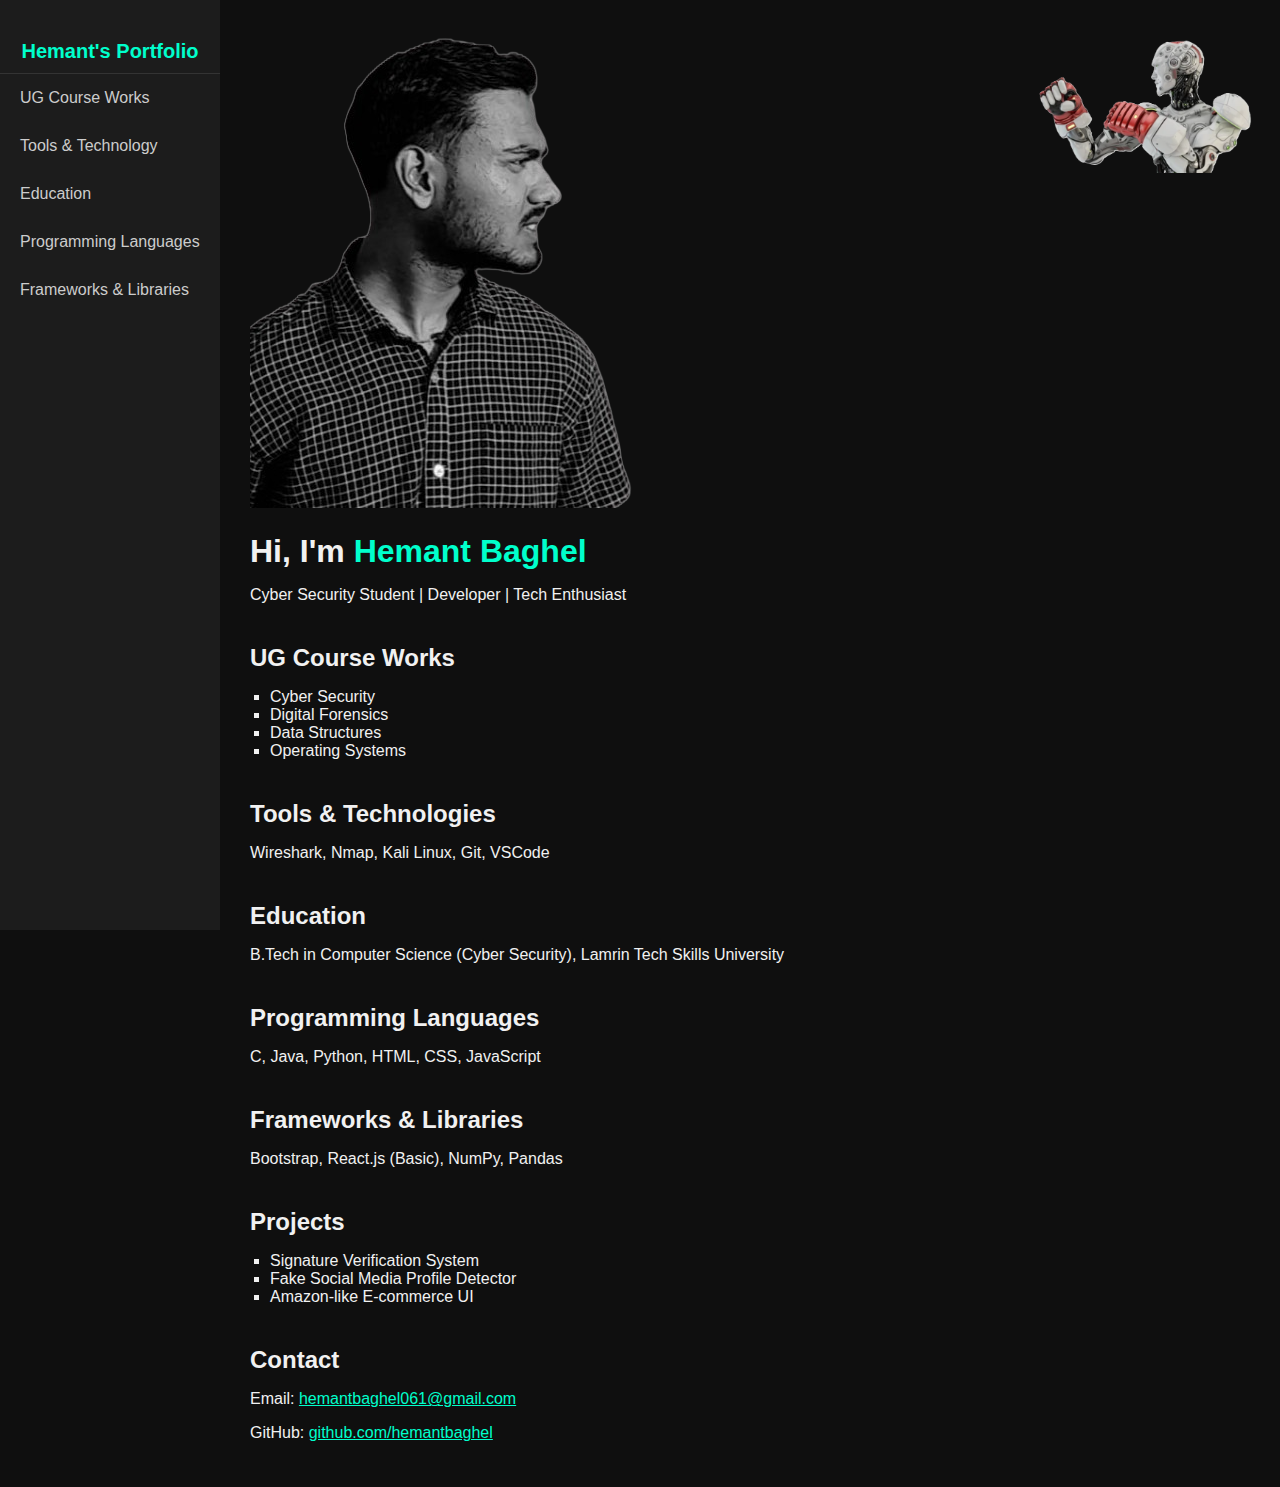
<file: index.html>
<!DOCTYPE html>
<html lang="en">
<head>
  <meta charset="UTF-8">
  <meta name="viewport" content="width=device-width, initial-scale=1.0">
  <title>Hemant Baghel Portfolio</title>
  <link rel="stylesheet" href="style.css">
  <script src="script.js"></script>

</head>
<body>

  <div class="sidebar">
    <div class="navbar-header">Hemant's Portfolio</div>
    <a href="#ug">UG Course Works</a>
    <a href="#tools">Tools & Technology</a>
    <a href="#education">Education</a>
    <a href="#programming">Programming Languages</a>
    <a href="#frameworks">Frameworks & Libraries</a>
  </div>
<div class="merge">

  <div class="main">
    <div class="profile">
      <img src="WhatsApp_Image_2025-04-06_at_22.17.35_cf53ed89-removebg-preview.png" alt="Hemant Baghel Photo" class="profile-pic">
    </div>
    <h1>Hi, I'm <span class="highlight">Hemant Baghel</span></h1>
    <p>Cyber Security Student | Developer | Tech Enthusiast</p>

    <img src="Screenshot 2025-04-07 003317.png" alt="Robot illustration" class="robot">

    <div class="section" id="ug">
      <h2>UG Course Works</h2>
      <ul>
        <li>Cyber Security</li>
        <li>Digital Forensics</li>
        <li>Data Structures</li>
        <li>Operating Systems</li>
      </ul>
    </div>

    <div class="section" id="tools">
      <h2>Tools & Technologies</h2>
      <p>Wireshark, Nmap, Kali Linux, Git, VSCode</p>
    </div>

    <div class="section" id="education">
      <h2>Education</h2>
      <p>B.Tech in Computer Science (Cyber Security), Lamrin Tech Skills University</p>
    </div>

    <div class="section" id="programming">
      <h2>Programming Languages</h2>
      <p>C, Java, Python, HTML, CSS, JavaScript</p>
    </div>

    <div class="section" id="frameworks">
      <h2>Frameworks & Libraries</h2>
      <p>Bootstrap, React.js (Basic), NumPy, Pandas</p>
    </div>

    <div class="section">
      <h2>Projects</h2>
      <ul>
        <li>Signature Verification System</li>
        <li>Fake Social Media Profile Detector</li>
        <li>Amazon-like E-commerce UI</li>
      </ul>
    </div>

    <div class="section">
      <h2>Contact</h2>
      <p>Email: <a href="mailto:hemantbaghel061@gmail.com" class="highlight">hemantbaghel061@gmail.com</a></p>
      <p>GitHub: <a href="https://github.com/hemantbaghel" class="highlight" target="_blank">github.com/hemantbaghel</a></p>
    </div>
  </div>
</div>
</body>
</html>
</file>
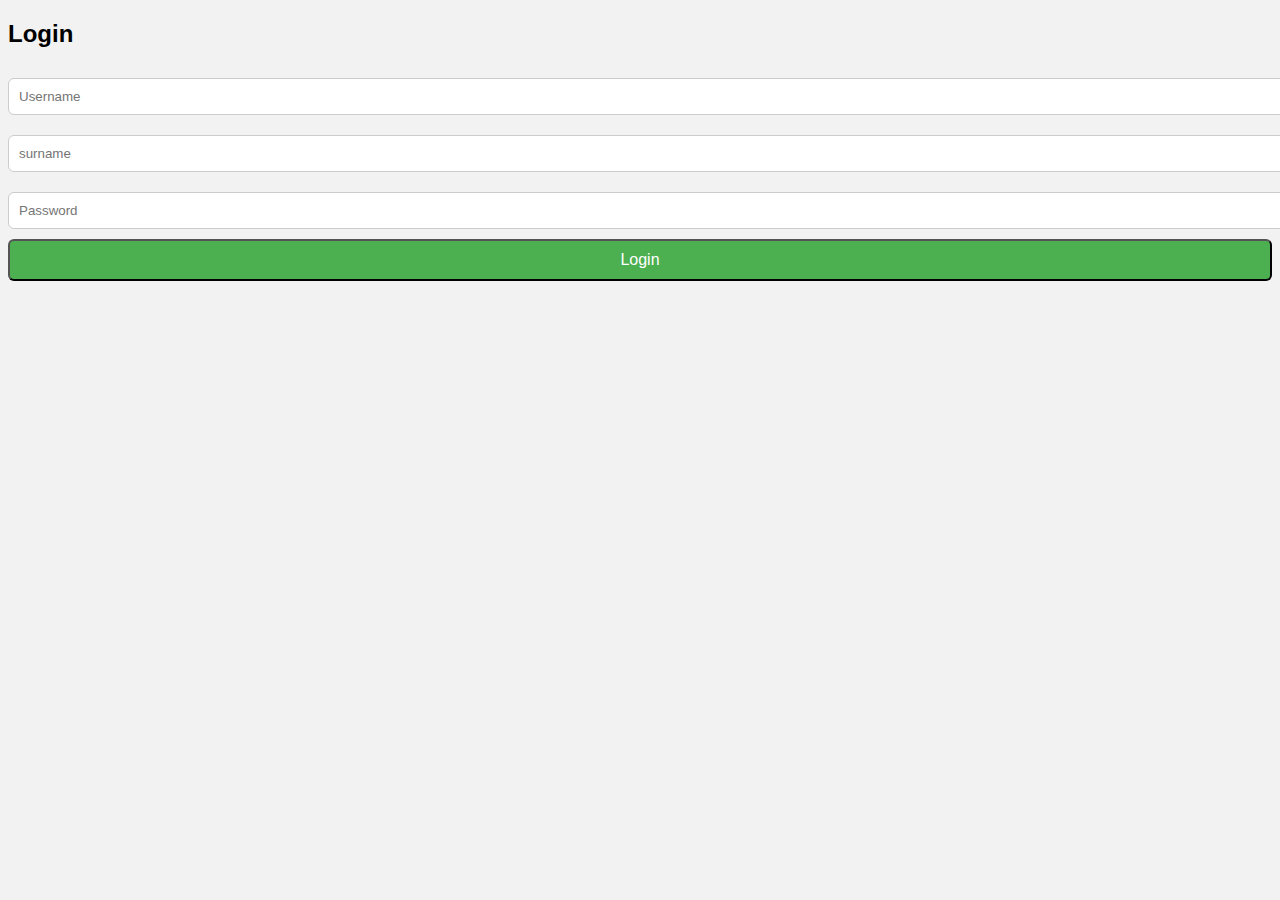
<file: login.html>
<!DOCTYPE html>
<html lang="en">
<head>
    <meta charset="UTF-8">
    <title>Login Page</title>
    <link rel="stylesheet" href="login.css">
</head>
<body>
    <div class="login-box">
        <h2>Login</h2>
        <form>
            <input type="text" placeholder="Username" required>
            <input type="text" placeholder="surname" required>
            <input type="password" placeholder="Password" required>
            <button onclick="alert('Submit Ho Chuka Hai👍')" type="submit">Login</button>
        </form>
    </div>
</body>
</html>
</file>
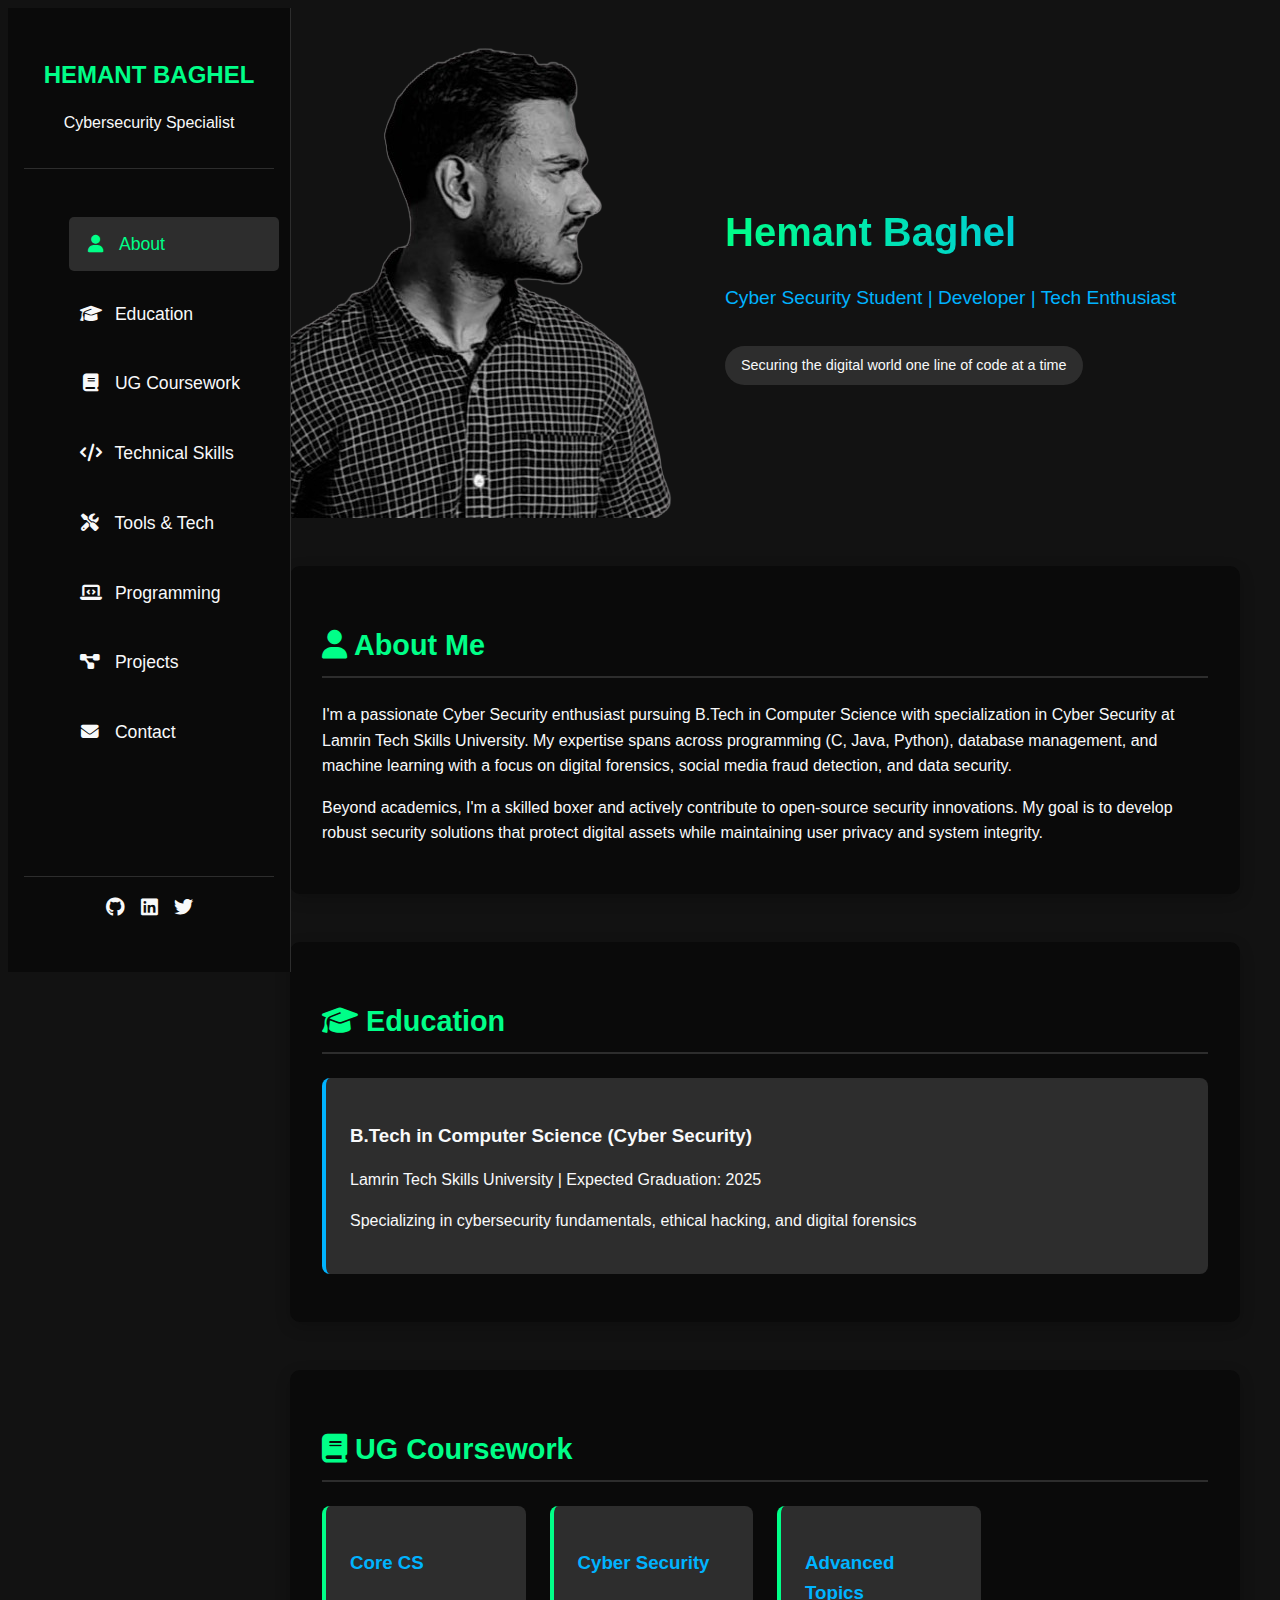
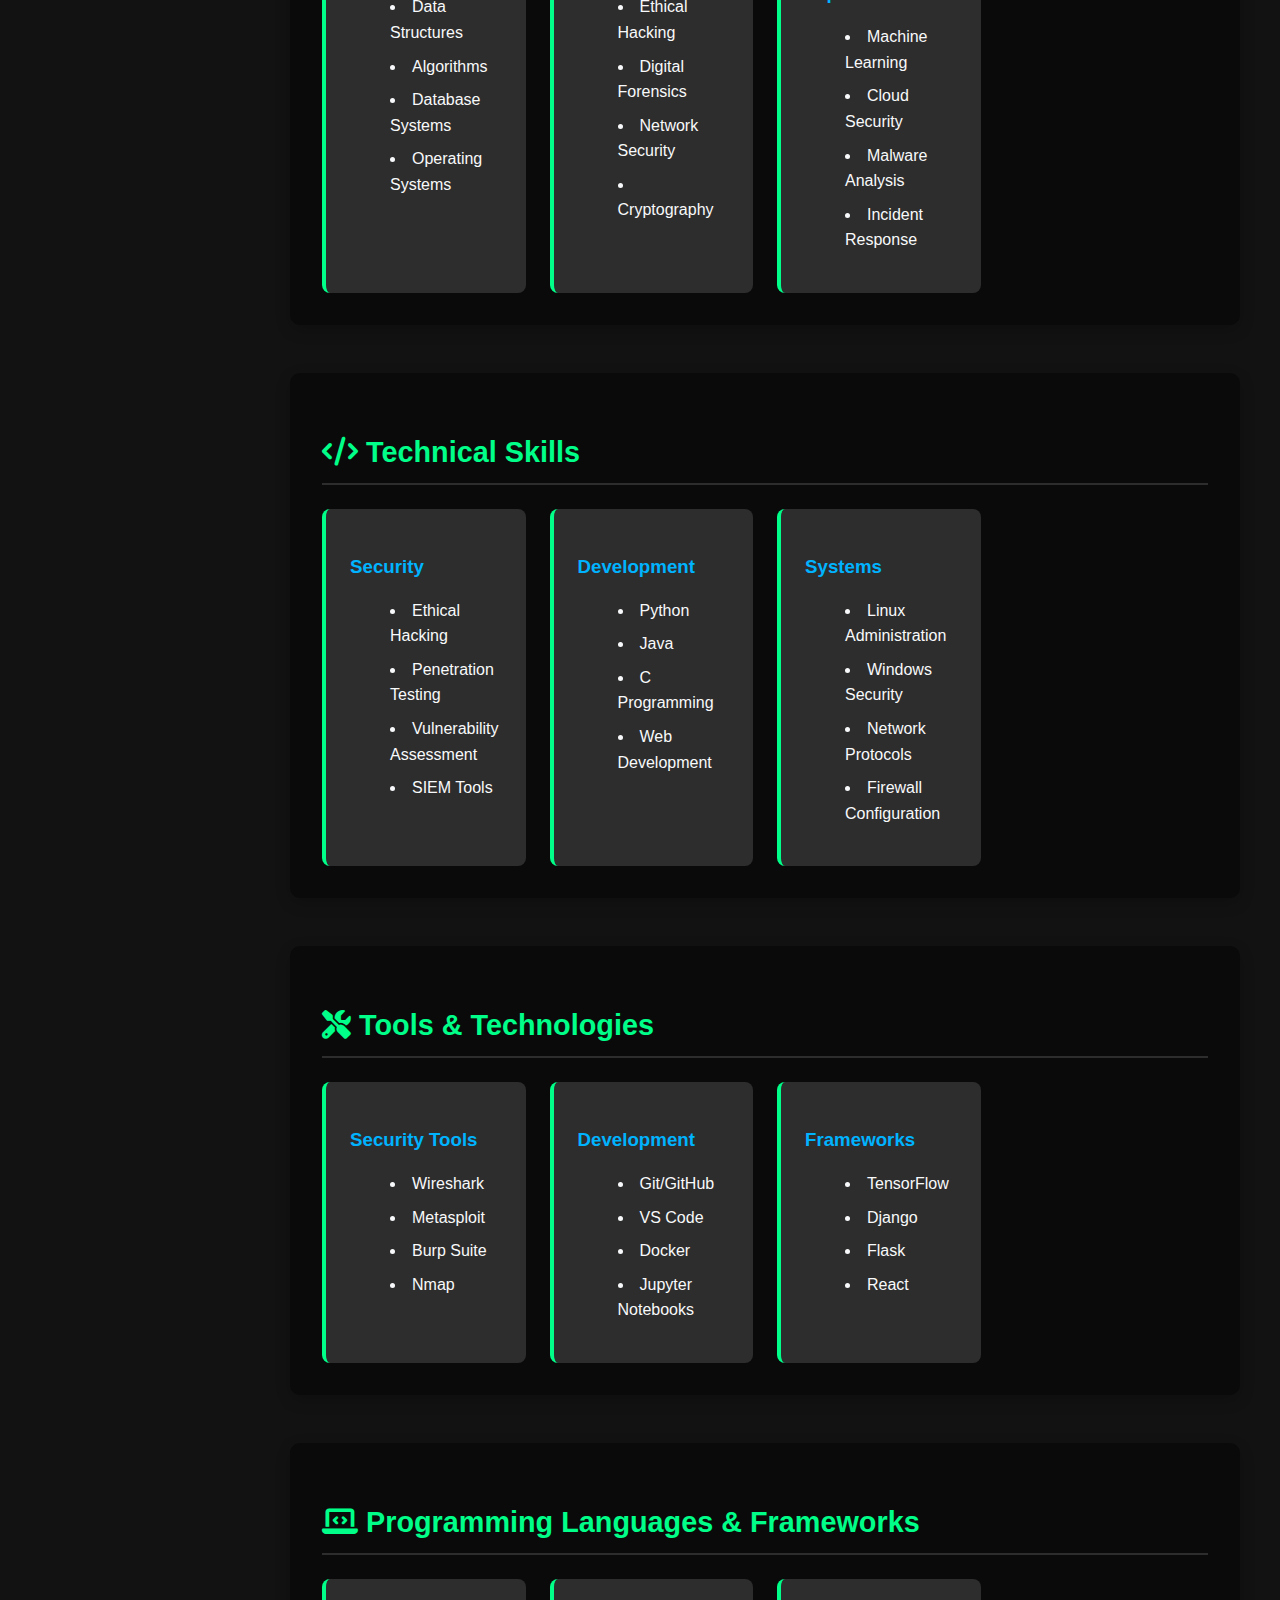
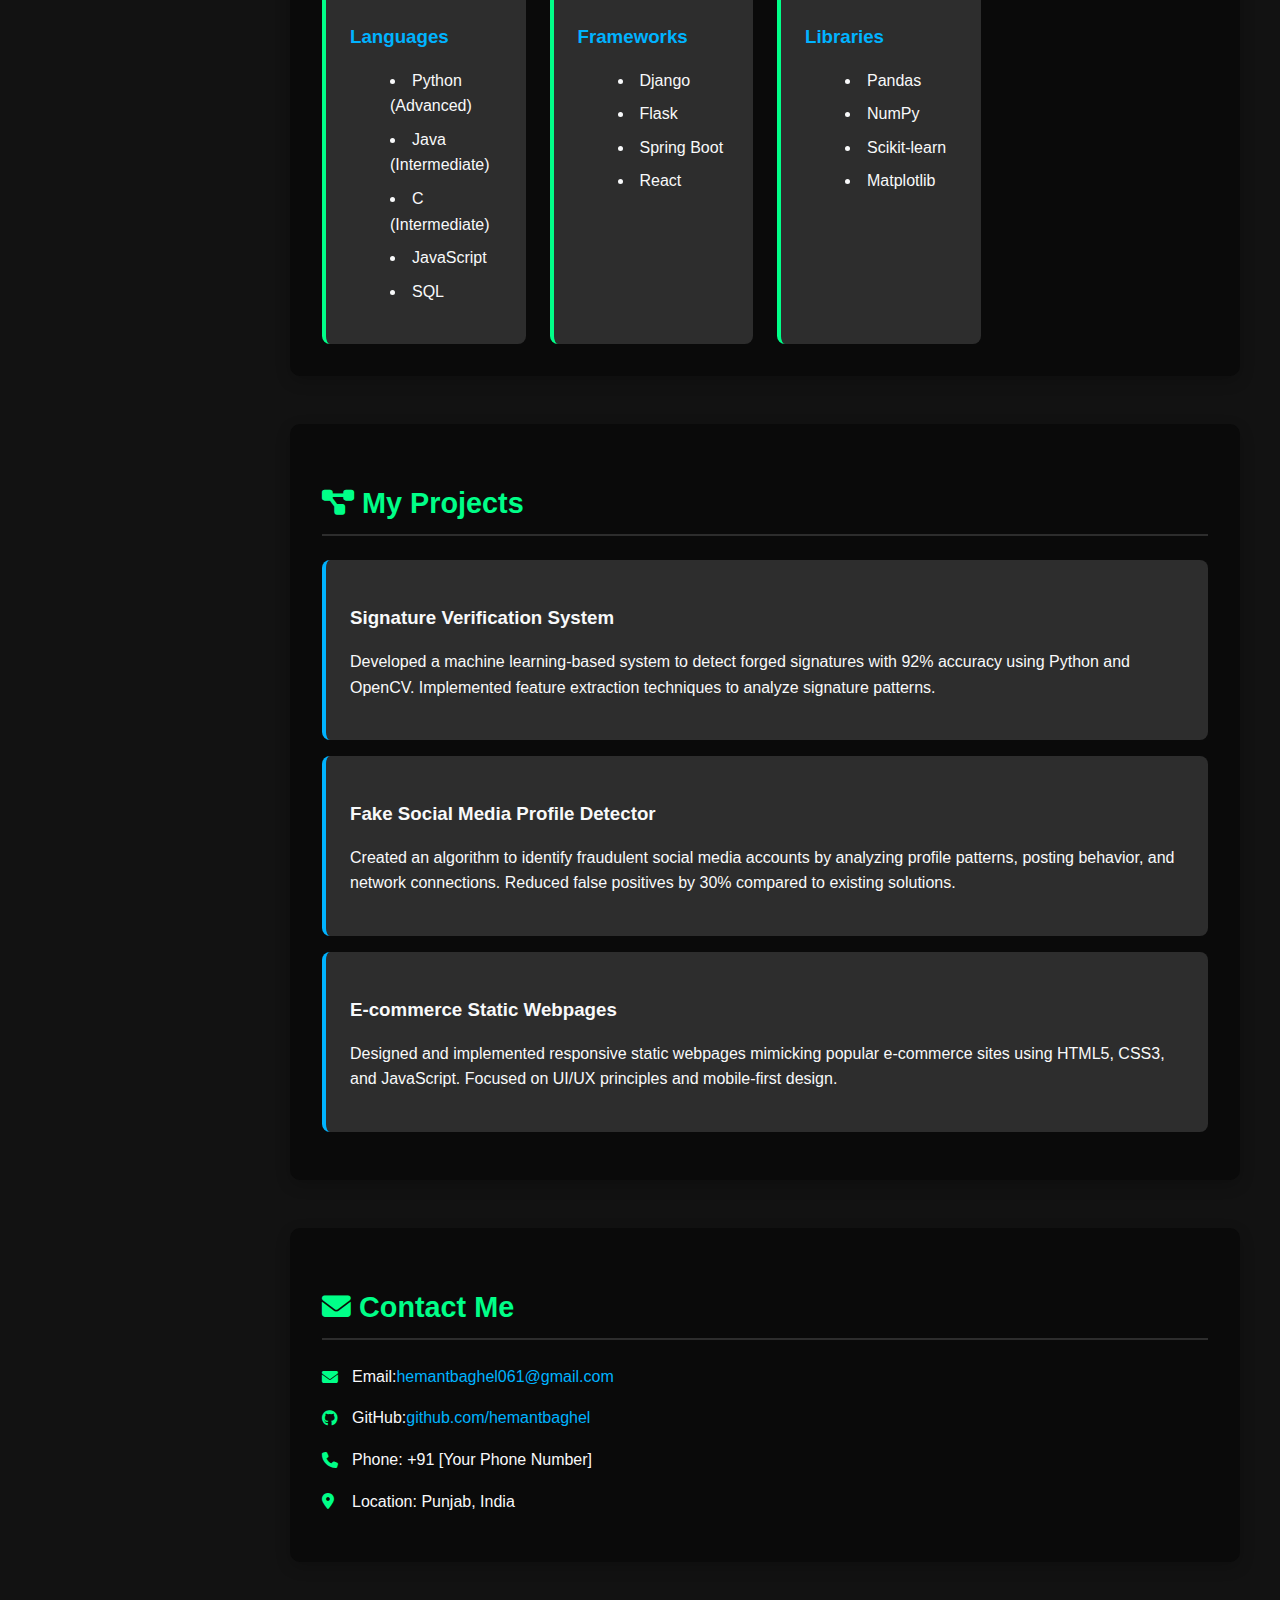
<file: portfolio.html>
<!DOCTYPE html>
<html lang="en">
<head>
  <meta charset="UTF-8">
  <meta name="viewport" content="width=device-width, initial-scale=1.0">
  <title>Hemant Baghel | Cybersecurity Portfolio</title>
  <link rel="stylesheet" href="https://cdnjs.cloudflare.com/ajax/libs/font-awesome/6.4.0/css/all.min.css">
  <style>
    :root {
      --primary: #00ff88;
      --secondary: #00b3ff;
      --dark: #121212;
      --darker: #0a0a0a;
      --light: #f8f9fa;
      --gray: #2d2d2d;
      --nav-width: 250px;
    }


    body {
      background-color: var(--dark);
      color: var(--light);
      font-family: 'Segoe UI', Tahoma, Geneva, Verdana, sans-serif;
      line-height: 1.6;
      display: flex;
      min-height: 100vh;
    }

    /* Vertical Navbar */
    .navbar {
      width: var(--nav-width);
      background-color: var(--darker);
      padding: 2rem 1rem;
      position: fixed;
      height: 100vh;
      border-right: 1px solid var(--gray);
      display: flex;
      flex-direction: column;
    }

    .nav-header {
      text-align: center;
      margin-bottom: 2rem;
      padding-bottom: 1rem;
      border-bottom: 1px solid var(--gray);
    }

    .nav-header h1 {
      font-size: 1.5rem;
      color: var(--primary);
      margin-bottom: 0.5rem;
    }

    .nav-links {
      list-style: none;
      flex-grow: 1;
    }

    .nav-links li {
      margin-bottom: 1rem;
    }

    .nav-links a {
      color: var(--light);
      text-decoration: none;
      display: block;
      padding: 0.8rem 1rem;
      border-radius: 5px;
      font-size: 1.1rem;
    }

    .nav-links a:hover, .nav-links a.active {
      background-color: var(--gray);
      color: var(--primary);
      transform: translateX(5px);
    }

    .nav-links i {
      margin-right: 10px;
      width: 20px;
      text-align: center;
    }

    .social-links {
      display: flex;
      justify-content: center;
      gap: 1rem;
      padding: 1rem 0;
      border-top: 1px solid var(--gray);
    }

    .social-links a {
      color: var(--light);
      font-size: 1.2rem;
    }

    .social-links a:hover {
      color: var(--primary);
      transform: translateY(-3px);
    }

    /* Main Content */
    .main-content {
      margin-left: var(--nav-width);
      padding: 2rem;
      width: calc(100% - var(--nav-width));
    }

    .hero {
      display: flex;
      align-items: center;
      gap: 3rem;
      margin-bottom: 3rem;
    }



    .intro h1 {
      font-size: 2.5rem;
      margin-bottom: 0.5rem;
      background: linear-gradient(90deg, var(--primary), var(--secondary));
      -webkit-background-clip: text;
      background-clip: text;
      color: transparent;
    }

    .intro p {
      font-size: 1.2rem;
      color: var(--secondary);
      margin-bottom: 1rem;
    }

    .tagline {
      display: inline-block;
      background-color: var(--gray);
      padding: 0.5rem 1rem;
      border-radius: 50px;
      font-size: 0.9rem;
      margin-top: 1rem;
    }

    /* Sections */
    .section {
      margin-bottom: 3rem;
      padding: 2rem;
      background-color: var(--darker);
      border-radius: 10px;
      box-shadow: 0 5px 15px rgba(0, 0, 0, 0.2);
    }

    .section h2 {
      color: var(--primary);
      margin-bottom: 1.5rem;
      padding-bottom: 0.5rem;
      border-bottom: 2px solid var(--gray);
      font-size: 1.8rem;
    }

    .section p {
      margin-bottom: 1rem;
    }

    .skills-grid {
      display: grid;
      grid-template-columns: repeat(auto-fill, minmax(200px, 1fr));
      gap: 1.5rem;
      margin-top: 1.5rem;
    }

    .skill-category {
      background-color: var(--gray);
      padding: 1.5rem;
      border-radius: 8px;
      border-left: 4px solid var(--primary);
    }

    .skill-category h3 {
      color: var(--secondary);
      margin-bottom: 1rem;
    }

    .skill-category ul {
      list-style-position: inside;
    }

    .skill-category li {
      margin-bottom: 0.5rem;
    }

    .projects-list {
      margin-top: 1.5rem;
    }

    .project-item {
      background-color: var(--gray);
      padding: 1.5rem;
      border-radius: 8px;
      margin-bottom: 1rem;
      border-left: 4px solid var(--secondary);
    }

    .project-item h3 {
      color: var(--light);
      margin-bottom: 0.5rem;
    }

    .contact-info {
      margin-top: 1.5rem;
    }

    .contact-info p {
      margin-bottom: 1rem;
      display: flex;
      align-items: center;
    }

    .contact-info i {
      margin-right: 10px;
      color: var(--primary);
      width: 20px;
    }

    .contact-info a {
      color: var(--secondary);
      text-decoration: none;
    }

    .contact-info a:hover {
      text-decoration: underline;
    }


    /* Responsive Design */
    @media (max-width: 768px) {
      .navbar {
        width: 100%;
        height: auto;
        position: relative;
        flex-direction: row;
        padding: 1rem;
        border-right: none;
        border-bottom: 1px solid var(--gray);
      }

      .nav-header {
        display: none;
      }

      .nav-links {
        display: flex;
        overflow-x: auto;
        padding-bottom: 1rem;
      }

      .nav-links li {
        margin-bottom: 0;
        margin-right: 1rem;
      }

      .social-links {
        display: none;
      }

      .main-content {
        margin-left: 0;
        width: 100%;
      }

      .hero {
        flex-direction: column;
        text-align: center;
      }

      .skills-grid {
        grid-template-columns: 1fr;
      }

    }
  </style>
</head>
<body>
  <!-- Vertical Navbar -->
  <nav class="navbar">
    <div class="nav-header">
      <h1>HEMANT BAGHEL</h1>
      <p>Cybersecurity Specialist</p>
    </div>

    <ul class="nav-links">
      <li><a href="#about" class="active"><i class="fas fa-user"></i> About</a></li>
      <li><a href="#education"><i class="fas fa-graduation-cap"></i> Education</a></li>
      <li><a href="#ug-coursework"><i class="fas fa-book"></i> UG Coursework</a></li>
      <li><a href="#skills"><i class="fas fa-code"></i> Technical Skills</a></li>
      <li><a href="#tools"><i class="fas fa-tools"></i> Tools & Tech</a></li>
      <li><a href="#languages"><i class="fas fa-laptop-code"></i> Programming</a></li>
      <li><a href="#projects"><i class="fas fa-project-diagram"></i> Projects</a></li>
      <li><a href="#contact"><i class="fas fa-envelope"></i> Contact</a></li>
    </ul>

    <div class="social-links">
      <a href="https://github.com/hemantbaghel" target="_blank"><i class="fab fa-github"></i></a>
      <a href="#"><i class="fab fa-linkedin"></i></a>
      <a href="#"><i class="fab fa-twitter"></i></a>
    </div>
  </nav>

  <!-- Main Content -->
  <main class="main-content">
    <!-- Hero Section -->
    <section class="hero" id="about">
      <img src="WhatsApp_Image_2025-04-06_at_22.17.35_cf53ed89-removebg-preview.png" alt="Hemant Baghel" class="profile-pic">
      <div class="intro">
        <h1>Hemant Baghel</h1>
        <p>Cyber Security Student | Developer | Tech Enthusiast</p>
        <span class="tagline">Securing the digital world one line of code at a time</span>
      </div>
    </section>

    <!-- About Section -->
    <section class="section" id="about">
      <h2><i class="fas fa-user"></i> About Me</h2>
      <p>
        I'm a passionate Cyber Security enthusiast pursuing B.Tech in Computer Science with specialization in Cyber Security at Lamrin Tech Skills University. My expertise spans across programming (C, Java, Python), database management, and machine learning with a focus on digital forensics, social media fraud detection, and data security.
      </p>
      <p>
        Beyond academics, I'm a skilled boxer and actively contribute to open-source security innovations. My goal is to develop robust security solutions that protect digital assets while maintaining user privacy and system integrity.
      </p>
    </section>

    <!-- Education Section -->
    <section class="section" id="education">
      <h2><i class="fas fa-graduation-cap"></i> Education</h2>
      <div class="project-item">
        <h3>B.Tech in Computer Science (Cyber Security)</h3>
        <p>Lamrin Tech Skills University | Expected Graduation: 2025</p>
        <p>Specializing in cybersecurity fundamentals, ethical hacking, and digital forensics</p>
      </div>
    </section>

    <!-- UG Coursework Section -->
    <section class="section" id="ug-coursework">
      <h2><i class="fas fa-book"></i> UG Coursework</h2>
      <div class="skills-grid">
        <div class="skill-category">
          <h3>Core CS</h3>
          <ul>
            <li>Data Structures</li>
            <li>Algorithms</li>
            <li>Database Systems</li>
            <li>Operating Systems</li>
          </ul>
        </div>
        <div class="skill-category">
          <h3>Cyber Security</h3>
          <ul>
            <li>Ethical Hacking</li>
            <li>Digital Forensics</li>
            <li>Network Security</li>
            <li>Cryptography</li>
          </ul>
        </div>
        <div class="skill-category">
          <h3>Advanced Topics</h3>
          <ul>
            <li>Machine Learning</li>
            <li>Cloud Security</li>
            <li>Malware Analysis</li>
            <li>Incident Response</li>
          </ul>
        </div>
      </div>
    </section>

    <!-- Technical Skills Section -->
    <section class="section" id="skills">
      <h2><i class="fas fa-code"></i> Technical Skills</h2>
      <div class="skills-grid">
        <div class="skill-category">
          <h3>Security</h3>
          <ul>
            <li>Ethical Hacking</li>
            <li>Penetration Testing</li>
            <li>Vulnerability Assessment</li>
            <li>SIEM Tools</li>
          </ul>
        </div>
        <div class="skill-category">
          <h3>Development</h3>
          <ul>
            <li>Python</li>
            <li>Java</li>
            <li>C Programming</li>
            <li>Web Development</li>
          </ul>
        </div>
        <div class="skill-category">
          <h3>Systems</h3>
          <ul>
            <li>Linux Administration</li>
            <li>Windows Security</li>
            <li>Network Protocols</li>
            <li>Firewall Configuration</li>
          </ul>
        </div>
      </div>
    </section>

    <!-- Tools & Technology Section -->
    <section class="section" id="tools">
      <h2><i class="fas fa-tools"></i> Tools & Technologies</h2>
      <div class="skills-grid">
        <div class="skill-category">
          <h3>Security Tools</h3>
          <ul>
            <li>Wireshark</li>
            <li>Metasploit</li>
            <li>Burp Suite</li>
            <li>Nmap</li>
          </ul>
        </div>
        <div class="skill-category">
          <h3>Development</h3>
          <ul>
            <li>Git/GitHub</li>
            <li>VS Code</li>
            <li>Docker</li>
            <li>Jupyter Notebooks</li>
          </ul>
        </div>
        <div class="skill-category">
          <h3>Frameworks</h3>
          <ul>
            <li>TensorFlow</li>
            <li>Django</li>
            <li>Flask</li>
            <li>React</li>
          </ul>
        </div>
      </div>
    </section>

    <!-- Programming Languages Section -->
    <section class="section" id="languages">
      <h2><i class="fas fa-laptop-code"></i> Programming Languages & Frameworks</h2>
      <div class="skills-grid">
        <div class="skill-category">
          <h3>Languages</h3>
          <ul>
            <li>Python (Advanced)</li>
            <li>Java (Intermediate)</li>
            <li>C (Intermediate)</li>
            <li>JavaScript</li>
            <li>SQL</li>
          </ul>
        </div>
        <div class="skill-category">
          <h3>Frameworks</h3>
          <ul>
            <li>Django</li>
            <li>Flask</li>
            <li>Spring Boot</li>
            <li>React</li>
          </ul>
        </div>
        <div class="skill-category">
          <h3>Libraries</h3>
          <ul>
            <li>Pandas</li>
            <li>NumPy</li>
            <li>Scikit-learn</li>
            <li>Matplotlib</li>
          </ul>
        </div>
      </div>
    </section>

    <!-- Projects Section -->
    <section class="section" id="projects">
      <h2><i class="fas fa-project-diagram"></i> My Projects</h2>
      <div class="projects-list">
        <div class="project-item">
          <h3>Signature Verification System</h3>
          <p>Developed a machine learning-based system to detect forged signatures with 92% accuracy using Python and OpenCV. Implemented feature extraction techniques to analyze signature patterns.</p>
        </div>
        <div class="project-item">
          <h3>Fake Social Media Profile Detector</h3>
          <p>Created an algorithm to identify fraudulent social media accounts by analyzing profile patterns, posting behavior, and network connections. Reduced false positives by 30% compared to existing solutions.</p>
        </div>
        <div class="project-item">
          <h3>E-commerce Static Webpages</h3>
          <p>Designed and implemented responsive static webpages mimicking popular e-commerce sites using HTML5, CSS3, and JavaScript. Focused on UI/UX principles and mobile-first design.</p>
        </div>
      </div>
    </section>

    <!-- Contact Section -->
    <section class="section" id="contact">
      <h2><i class="fas fa-envelope"></i> Contact Me</h2>
      <div class="contact-info">
        <p><i class="fas fa-envelope"></i> Email: <a href="mailto:hemantbaghel061@gmail.com">hemantbaghel061@gmail.com</a></p>
        <p><i class="fab fa-github"></i> GitHub: <a href="https://github.com/hemantbaghel" target="_blank">github.com/hemantbaghel</a></p>
        <p><i class="fas fa-phone"></i> Phone: +91 [Your Phone Number]</p>
        <p><i class="fas fa-map-marker-alt"></i> Location: Punjab, India</p>
      </div>
    </section>
  </main>


</body>
</html>
</file>
<file: style.css>
body {
  margin: 0;
  font-family: 'Segoe UI', Tahoma, Geneva, Verdana, sans-serif;
  background-color: #0f0f0f;
  color: #f1f1f1;
  display: flex;
}

.sidebar {
  width: 220px;
  background-color: #1c1c1c;
  height: 100vh;
  position: fixed;
  padding-top: 30px;
}

.sidebar a {
  display: block;
  padding: 15px 20px;
  color: #ccc;
  text-decoration: none;
  transition: 0.3s;
}

.sidebar a:hover {
  background-color: #333;
  color: #fff;
}

.main {
  margin-left: 220px;
  padding: 30px;
  flex: 1;
}

.merge {
  display: flex;
  align-items: flex-start;
  gap: 40px ;
}


.robot {
  width: 250px;
  position: absolute;
  top: 20px;
  right: 20px;
}

h1, h2, p {
  margin-bottom: 15px;
}

ul {
  list-style-type: square;
  padding-left: 20px;
}

.section {
  margin-top: 40px;
}

.navbar-header {
  text-align: center;
  padding: 10px;
  font-size: 20px;
  color: #00ffcc;
  font-weight: bold;
  border-bottom: 1px solid #333;
}

.highlight {
  color: #00ffcc;
}

button {
  padding: 10px 20px;
  background-color: #00ffcc;
  border: none;
  border-radius: 5px;
  color: black;
  font-weight: bold;
  cursor: pointer;
}

button:hover {
  background-color: #00ccaa;
}
</file>
<file: login.css>
body {
    background-color: #f2f2f2;
    font-family: Arial, sans-serif;
    align-items: center;
  

}

.login-box input {
    width: 100%;
    padding: 10px;
    margin: 10px 0;
    border: 1px solid #ccc;
    border-radius: 6px;
}

.login-box button {
    width: 100%;
    padding: 10px;
    background-color: #4CAF50;
    color: white;
    border-radius: 6px;
    font-size: 16px;
    cursor: pointer;

}
</file>
